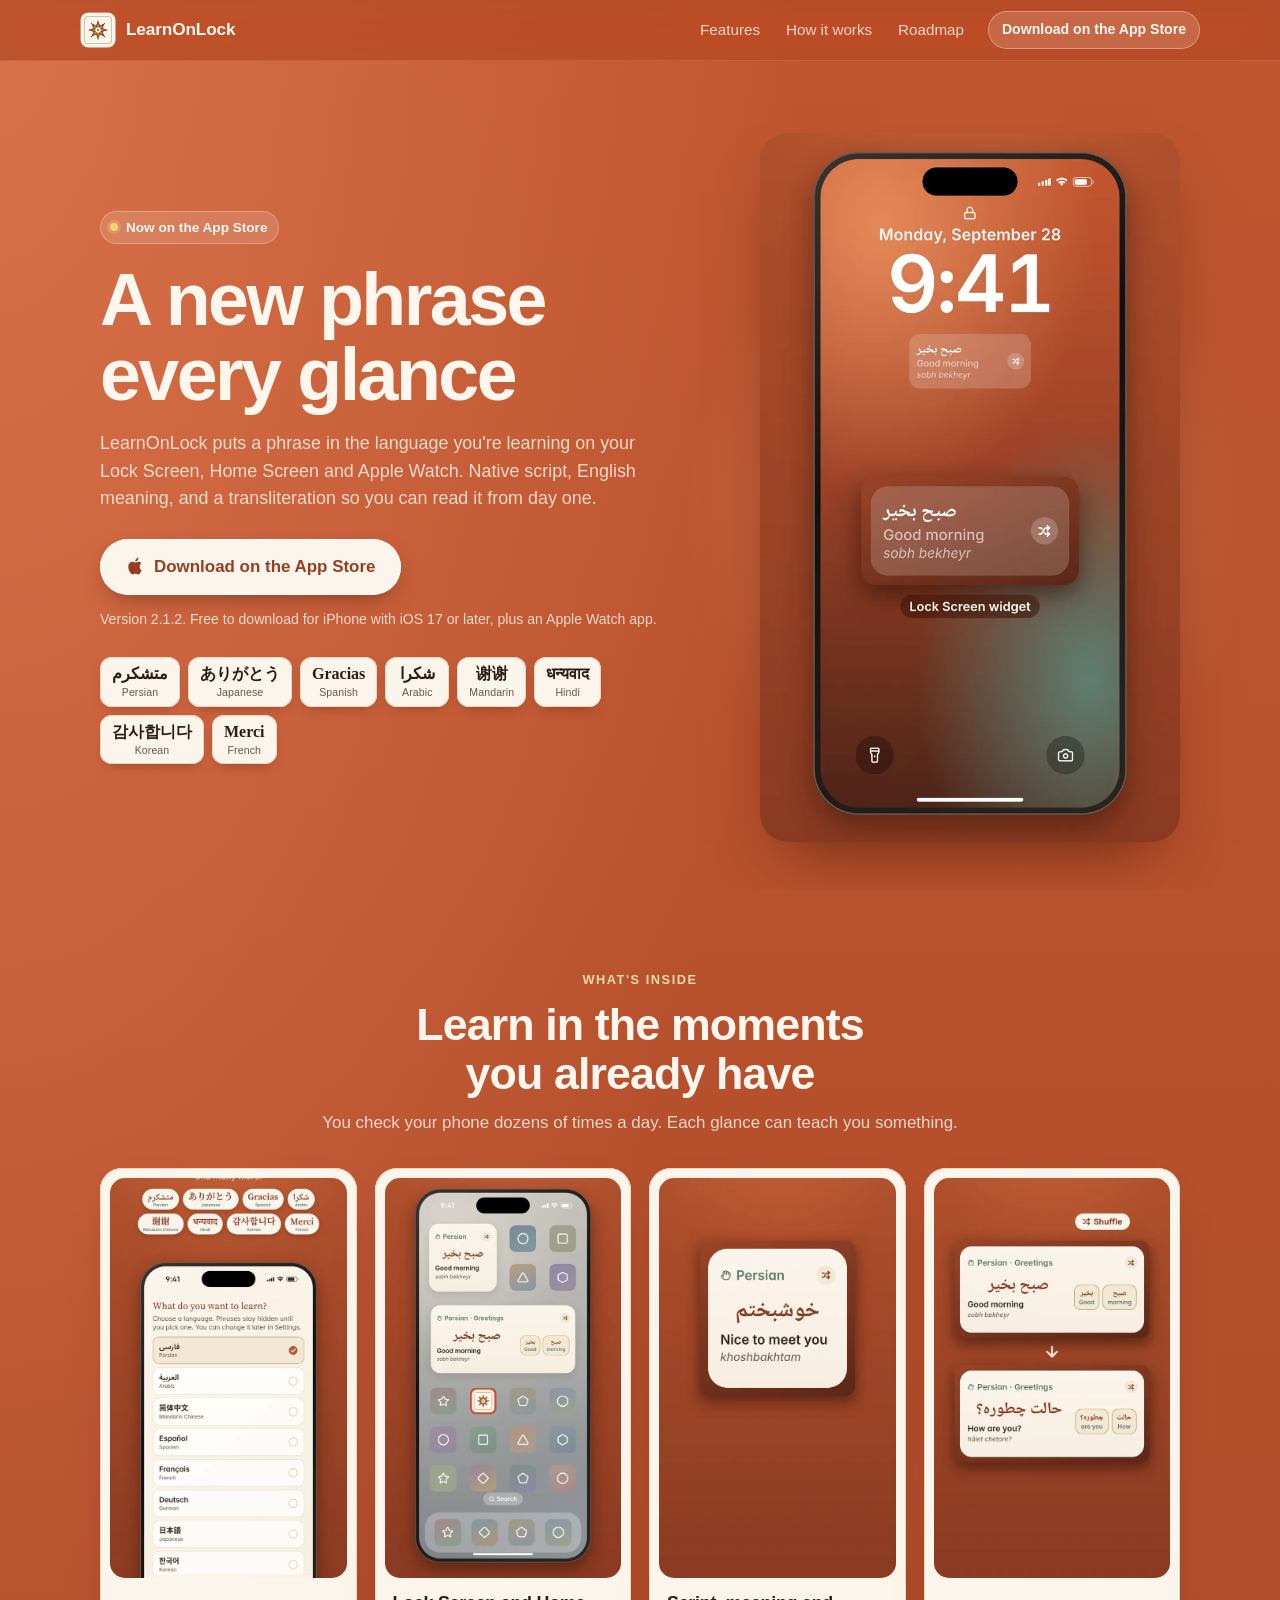
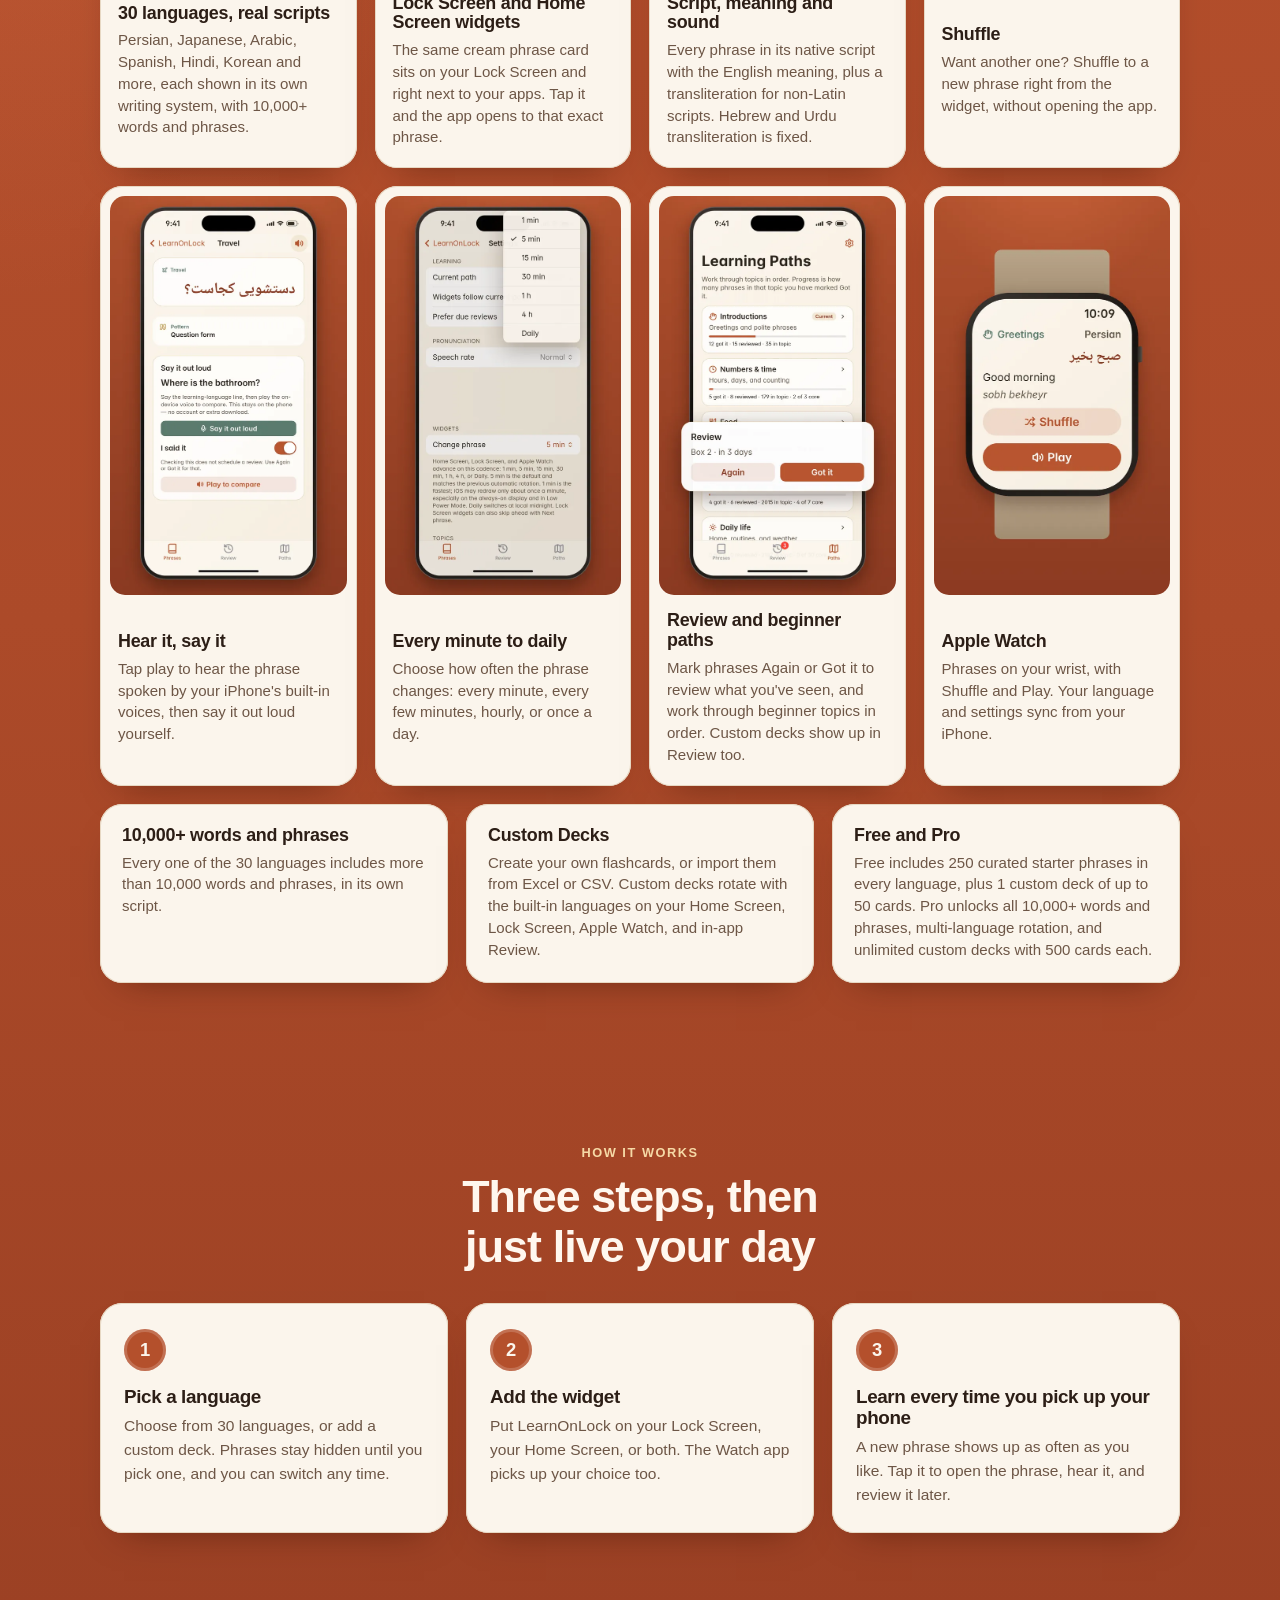
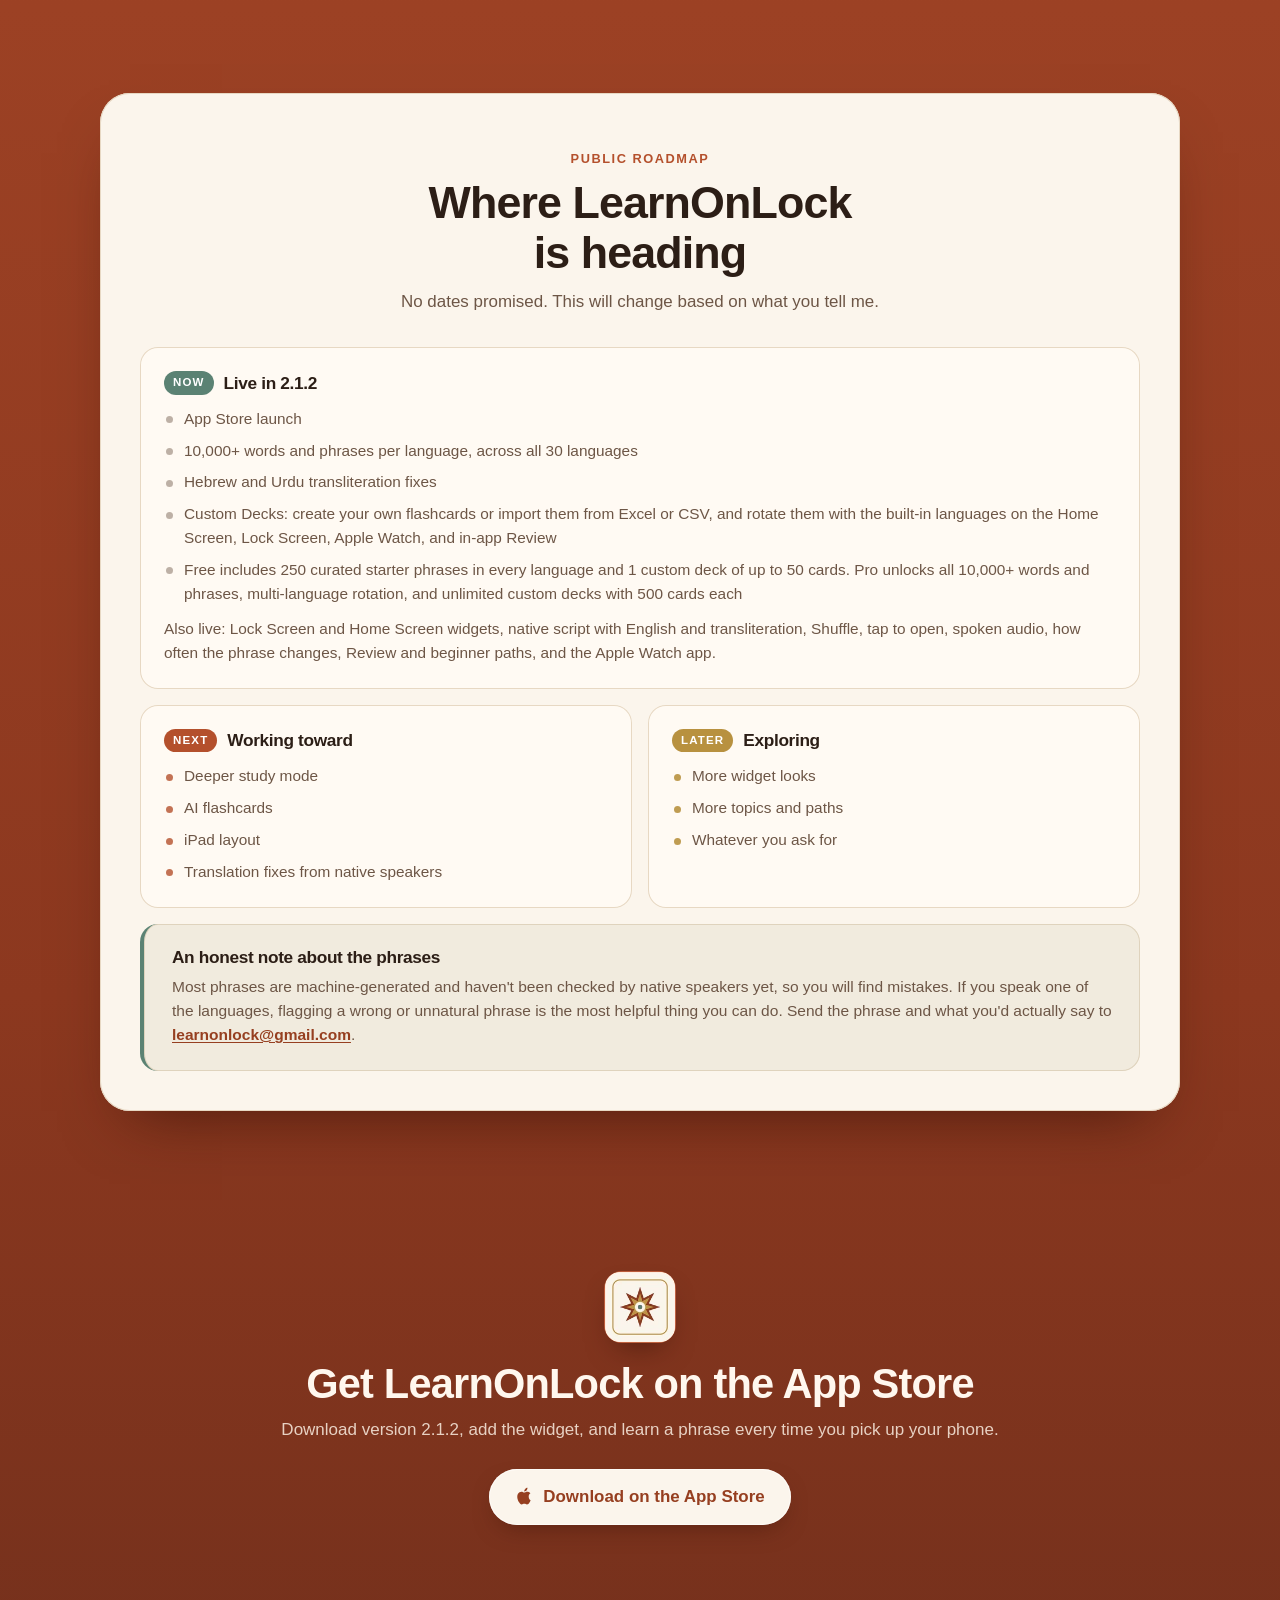
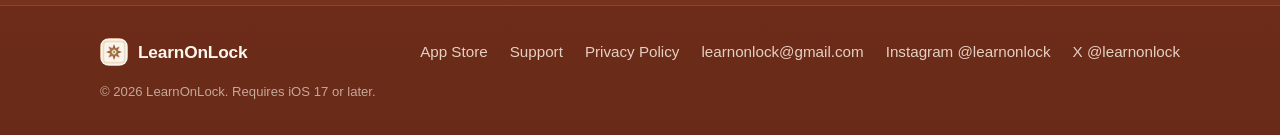
<file: index.html>
<!doctype html>
<html lang="en">
<head>
<meta charset="utf-8">
<meta name="viewport" content="width=device-width,initial-scale=1,viewport-fit=cover">
<title>LearnOnLock: a new phrase every glance</title>
<meta name="description" content="LearnOnLock shows a phrase in the language you're learning on your iPhone Lock Screen, Home Screen and Apple Watch. 30 languages in their real scripts, with English meaning and transliteration. Now on the App Store.">
<link rel="canonical" href="https://learnonlock.com/">
<meta name="theme-color" content="#c05630">
<meta name="color-scheme" content="light">
<meta name="apple-itunes-app" content="app-id=6815271087">

<meta property="og:type" content="website">
<meta property="og:site_name" content="LearnOnLock">
<meta property="og:url" content="https://learnonlock.com/">
<meta property="og:title" content="LearnOnLock: a new phrase every glance">
<meta property="og:description" content="A phrase in the language you're learning on your Lock Screen, Home Screen and Apple Watch. 30 languages, real scripts. Now on the App Store.">
<meta property="og:image" content="https://learnonlock.com/img/og-image.jpg">
<meta property="og:image:width" content="1200">
<meta property="og:image:height" content="675">
<meta property="og:image:alt" content="LearnOnLock: now on the App Store. Lock Screen and Home Screen widgets in 30 languages, with native script, English meaning and transliteration.">
<meta name="twitter:card" content="summary_large_image">
<meta name="twitter:title" content="LearnOnLock: a new phrase every glance">
<meta name="twitter:description" content="A phrase in the language you're learning on your Lock Screen, Home Screen and Apple Watch. Now on the App Store.">
<meta name="twitter:image" content="https://learnonlock.com/img/og-image.jpg">
<script type="application/ld+json">
{
  "@context": "https://schema.org",
  "@type": "SoftwareApplication",
  "name": "LearnOnLock",
  "operatingSystem": "iOS 17 or later",
  "applicationCategory": "EducationalApplication",
  "softwareVersion": "2.1.2",
  "url": "https://learnonlock.com/",
  "downloadUrl": "https://apps.apple.com/us/app/learnonlock/id6815271087",
  "offers": {
    "@type": "Offer",
    "price": "0",
    "priceCurrency": "USD"
  },
  "description": "LearnOnLock shows a phrase in the language you're learning on your iPhone Lock Screen, Home Screen and Apple Watch. 30 languages, with 10,000+ words and phrases in each. Now on the App Store."
}
</script>

<link rel="icon" href="favicon.ico" sizes="any">
<link rel="icon" type="image/png" sizes="32x32" href="img/favicon-32.png">
<link rel="icon" type="image/png" sizes="96x96" href="img/icon-96.png">
<link rel="apple-touch-icon" href="img/apple-touch-icon.png">
<link rel="preload" as="image" href="img/lock-screen.webp" fetchpriority="high">
<link rel="stylesheet" href="home.css">
</head>
<body>
<a class="skip" href="#main">Skip to content</a>

<header class="site-header">
  <div class="wrap header-inner">
    <a class="brand" href="./" aria-label="LearnOnLock home">
      <img src="img/logo.webp" width="36" height="36" alt="">
      <span>LearnOnLock</span>
    </a>
    <nav class="site-nav" aria-label="Main">
      <a href="#features">Features</a>
      <a href="#how">How it works</a>
      <a href="#roadmap">Roadmap</a>
    </nav>
    <a class="btn btn-small" href="https://apps.apple.com/us/app/learnonlock/id6815271087">Download on the App Store</a>
  </div>
</header>

<main id="main">

<section class="hero">
  <div class="wrap hero-inner">
    <div class="hero-copy">
      <p class="pill"><span class="dot" aria-hidden="true"></span>Now on the App Store</p>
      <h1>A new phrase every&nbsp;glance</h1>
      <p class="lede">LearnOnLock puts a phrase in the language you're learning on your Lock Screen, Home Screen and Apple Watch. Native script, English meaning, and a transliteration so you can read it from day one.</p>
      <div class="cta-row">
        <a class="btn btn-primary" href="https://apps.apple.com/us/app/learnonlock/id6815271087">
          <svg aria-hidden="true" viewBox="0 0 24 24" width="20" height="20"><path fill="currentColor" d="M16.4 12.6c0-2.5 2-3.7 2.1-3.8-1.2-1.7-3-1.9-3.6-2-1.5-.2-3 .9-3.8.9-.8 0-2-.9-3.3-.9-1.7 0-3.3 1-4.2 2.6-1.8 3.1-.5 7.7 1.3 10.2.8 1.2 1.8 2.6 3.1 2.6 1.2-.1 1.7-.8 3.2-.8 1.5 0 1.9.8 3.2.8 1.3 0 2.2-1.2 3-2.4.9-1.4 1.3-2.7 1.3-2.8 0 0-2.4-1-2.3-4.4zM14 5.2c.7-.8 1.1-1.9 1-3-1 0-2.1.7-2.8 1.5-.6.7-1.2 1.8-1 2.9 1.1.1 2.1-.6 2.8-1.4z"/></svg>
          Download on the App Store
        </a>
      </div>
      <p class="fine">Version 2.1.2. Free to download for iPhone with iOS&nbsp;17 or later, plus an Apple&nbsp;Watch app.</p>
      <ul class="chips" aria-label="Thank you, in a few of the 30 languages">
        <li><span lang="fa" dir="rtl">متشکرم</span><small>Persian</small></li>
        <li><span lang="ja">ありがとう</span><small>Japanese</small></li>
        <li><span lang="es">Gracias</span><small>Spanish</small></li>
        <li><span lang="ar" dir="rtl">شكرا</span><small>Arabic</small></li>
        <li><span lang="zh-Hans">谢谢</span><small>Mandarin</small></li>
        <li><span lang="hi">धन्यवाद</span><small>Hindi</small></li>
        <li><span lang="ko">감사합니다</span><small>Korean</small></li>
        <li><span lang="fr">Merci</span><small>French</small></li>
      </ul>
    </div>
    <div class="hero-art">
      <img src="img/lock-screen.webp" width="720" height="1215" fetchpriority="high" decoding="async"
           alt="iPhone Lock Screen showing a LearnOnLock widget with the Persian phrase صبح بخیر, Good morning, sobh bekheyr">
    </div>
  </div>
</section>

<section id="features" class="section">
  <div class="wrap">
    <div class="section-head">
      <p class="kicker">What's inside</p>
      <h2>Learn in the moments you already have</h2>
      <p>You check your phone dozens of times a day. Each glance can teach you something.</p>
    </div>
    <div class="feature-grid">
      <article class="feature">
        <img src="img/languages.webp" width="600" height="1013" loading="lazy" decoding="async" alt="Language picker listing Persian, Arabic, Mandarin Chinese, Spanish, French, German, Japanese and Korean in their own scripts">
        <div class="feature-text">
          <h3>30 languages, real scripts</h3>
          <p>Persian, Japanese, Arabic, Spanish, Hindi, Korean and more, each shown in its own writing system, with 10,000+ words and phrases.</p>
        </div>
      </article>
      <article class="feature">
        <img src="img/home-screen.webp" width="600" height="1013" loading="lazy" decoding="async" alt="iPhone Home Screen with small and medium LearnOnLock widgets next to app icons">
        <div class="feature-text">
          <h3>Lock Screen and Home Screen widgets</h3>
          <p>The same cream phrase card sits on your Lock Screen and right next to your apps. Tap it and the app opens to that exact phrase.</p>
        </div>
      </article>
      <article class="feature">
        <img src="img/transliteration.webp" width="600" height="1013" loading="lazy" decoding="async" alt="Widget showing the Persian phrase خوشبختم with Nice to meet you and the transliteration khoshbakhtam">
        <div class="feature-text">
          <h3>Script, meaning and sound</h3>
          <p>Every phrase in its native script with the English meaning, plus a transliteration for non-Latin scripts. Hebrew and Urdu transliteration is fixed.</p>
        </div>
      </article>
      <article class="feature">
        <img src="img/shuffle.webp" width="600" height="1013" loading="lazy" decoding="async" alt="Two widget states: tapping Shuffle changes Good morning to How are you?">
        <div class="feature-text">
          <h3>Shuffle</h3>
          <p>Want another one? Shuffle to a new phrase right from the widget, without opening the app.</p>
        </div>
      </article>
      <article class="feature">
        <img src="img/hear-and-say.webp" width="600" height="1013" loading="lazy" decoding="async" alt="Phrase screen for Where is the bathroom? with Say it out loud and Play to compare buttons">
        <div class="feature-text">
          <h3>Hear it, say it</h3>
          <p>Tap play to hear the phrase spoken by your iPhone's built-in voices, then say it out loud yourself.</p>
        </div>
      </article>
      <article class="feature">
        <img src="img/cadence.webp" width="600" height="1013" loading="lazy" decoding="async" alt="Settings menu with phrase change options from 1 minute to daily">
        <div class="feature-text">
          <h3>Every minute to daily</h3>
          <p>Choose how often the phrase changes: every minute, every few minutes, hourly, or once a day.</p>
        </div>
      </article>
      <article class="feature">
        <img src="img/review-paths.webp" width="600" height="1013" loading="lazy" decoding="async" alt="Learning Paths screen with topics like Introductions and Numbers and time, and a review card with Again and Got it buttons">
        <div class="feature-text">
          <h3>Review and beginner paths</h3>
          <p>Mark phrases Again or Got it to review what you've seen, and work through beginner topics in order. Custom decks show up in Review too.</p>
        </div>
      </article>
      <article class="feature">
        <img src="img/watch.webp" width="600" height="1013" loading="lazy" decoding="async" alt="Apple Watch showing صبح بخیر, Good morning, with Shuffle and Play buttons">
        <div class="feature-text">
          <h3>Apple Watch</h3>
          <p>Phrases on your wrist, with Shuffle and Play. Your language and settings sync from your iPhone.</p>
        </div>
      </article>
    </div>
    <div class="release">
      <article>
        <h3>10,000+ words and phrases</h3>
        <p>Every one of the 30 languages includes more than 10,000 words and phrases, in its own script.</p>
      </article>
      <article>
        <h3>Custom Decks</h3>
        <p>Create your own flashcards, or import them from Excel or CSV. Custom decks rotate with the built-in languages on your Home Screen, Lock Screen, Apple Watch, and in-app Review.</p>
      </article>
      <article>
        <h3>Free and Pro</h3>
        <p>Free includes 250 curated starter phrases in every language, plus 1 custom deck of up to 50 cards. Pro unlocks all 10,000+ words and phrases, multi-language rotation, and unlimited custom decks with 500 cards each.</p>
      </article>
    </div>
  </div>
</section>

<section id="how" class="section">
  <div class="wrap">
    <div class="section-head">
      <p class="kicker">How it works</p>
      <h2>Three steps, then just live your day</h2>
    </div>
    <ol class="steps">
      <li>
        <span class="num" aria-hidden="true">1</span>
        <h3>Pick a language</h3>
        <p>Choose from 30 languages, or add a custom deck. Phrases stay hidden until you pick one, and you can switch any time.</p>
      </li>
      <li>
        <span class="num" aria-hidden="true">2</span>
        <h3>Add the widget</h3>
        <p>Put LearnOnLock on your Lock Screen, your Home Screen, or both. The Watch app picks up your choice too.</p>
      </li>
      <li>
        <span class="num" aria-hidden="true">3</span>
        <h3>Learn every time you pick up your phone</h3>
        <p>A new phrase shows up as often as you like. Tap it to open the phrase, hear it, and review it later.</p>
      </li>
    </ol>
  </div>
</section>

<section id="roadmap" class="section">
  <div class="wrap">
    <div class="panel">
      <div class="section-head on-cream">
        <p class="kicker">Public roadmap</p>
        <h2>Where LearnOnLock is heading</h2>
        <p>No dates promised. This will change based on what you tell me.</p>
      </div>
      <div class="roadmap">
        <div class="lane lane-now">
          <h3><span class="tag">Now</span> Live in 2.1.2</h3>
          <ul>
            <li>App Store launch</li>
            <li>10,000+ words and phrases per language, across all 30 languages</li>
            <li>Hebrew and Urdu transliteration fixes</li>
            <li>Custom Decks: create your own flashcards or import them from Excel or CSV, and rotate them with the built-in languages on the Home Screen, Lock Screen, Apple Watch, and in-app Review</li>
            <li>Free includes 250 curated starter phrases in every language and 1 custom deck of up to 50 cards. Pro unlocks all 10,000+ words and phrases, multi-language rotation, and unlimited custom decks with 500 cards each</li>
          </ul>
          <p>Also live: Lock Screen and Home Screen widgets, native script with English and transliteration, Shuffle, tap to open, spoken audio, how often the phrase changes, Review and beginner paths, and the Apple Watch app.</p>
        </div>
        <div class="lane lane-next">
          <h3><span class="tag">Next</span> Working toward</h3>
          <ul>
            <li>Deeper study mode</li>
            <li>AI flashcards</li>
            <li>iPad layout</li>
            <li>Translation fixes from native speakers</li>
          </ul>
        </div>
        <div class="lane lane-later">
          <h3><span class="tag">Later</span> Exploring</h3>
          <ul>
            <li>More widget looks</li>
            <li>More topics and paths</li>
            <li>Whatever you ask for</li>
          </ul>
        </div>
      </div>

      <aside class="honest" aria-labelledby="honest-title">
        <h3 id="honest-title">An honest note about the phrases</h3>
        <p>Most phrases are machine-generated and haven't been checked by native speakers yet, so you will find mistakes. If you speak one of the languages, flagging a wrong or unnatural phrase is the most helpful thing you can do. Send the phrase and what you'd actually say to <a href="mailto:learnonlock@gmail.com?subject=Phrase%20fix">learnonlock@gmail.com</a>.</p>
      </aside>
    </div>
  </div>
</section>

<section class="section final-cta">
  <div class="wrap">
    <img src="img/logo.webp" width="72" height="72" alt="" loading="lazy">
    <h2>Get LearnOnLock on the App Store</h2>
    <p>Download version 2.1.2, add the widget, and learn a phrase every time you pick up your phone.</p>
    <div class="cta-row center">
      <a class="btn btn-primary" href="https://apps.apple.com/us/app/learnonlock/id6815271087">
        <svg aria-hidden="true" viewBox="0 0 24 24" width="20" height="20"><path fill="currentColor" d="M16.4 12.6c0-2.5 2-3.7 2.1-3.8-1.2-1.7-3-1.9-3.6-2-1.5-.2-3 .9-3.8.9-.8 0-2-.9-3.3-.9-1.7 0-3.3 1-4.2 2.6-1.8 3.1-.5 7.7 1.3 10.2.8 1.2 1.8 2.6 3.1 2.6 1.2-.1 1.7-.8 3.2-.8 1.5 0 1.9.8 3.2.8 1.3 0 2.2-1.2 3-2.4.9-1.4 1.3-2.7 1.3-2.8 0 0-2.4-1-2.3-4.4zM14 5.2c.7-.8 1.1-1.9 1-3-1 0-2.1.7-2.8 1.5-.6.7-1.2 1.8-1 2.9 1.1.1 2.1-.6 2.8-1.4z"/></svg>
        Download on the App Store
      </a>
    </div>
  </div>
</section>

</main>

<footer class="site-footer">
  <div class="wrap footer-inner">
    <a class="brand" href="./">
      <img src="img/logo.webp" width="28" height="28" alt="" loading="lazy">
      <span>LearnOnLock</span>
    </a>
    <nav class="footer-nav" aria-label="Footer">
      <a href="https://apps.apple.com/us/app/learnonlock/id6815271087">App Store</a>
      <a href="support.html">Support</a>
      <a href="privacy.html">Privacy Policy</a>
      <a href="mailto:learnonlock@gmail.com">learnonlock@gmail.com</a>
      <a href="https://www.instagram.com/learnonlock/" rel="noopener">Instagram @learnonlock</a>
      <a href="https://x.com/learnonlock" rel="noopener">X @learnonlock</a>
    </nav>
    <p class="copy">© 2026 LearnOnLock. Requires iOS 17 or later.</p>
  </div>
</footer>
</body>
</html>
</file>
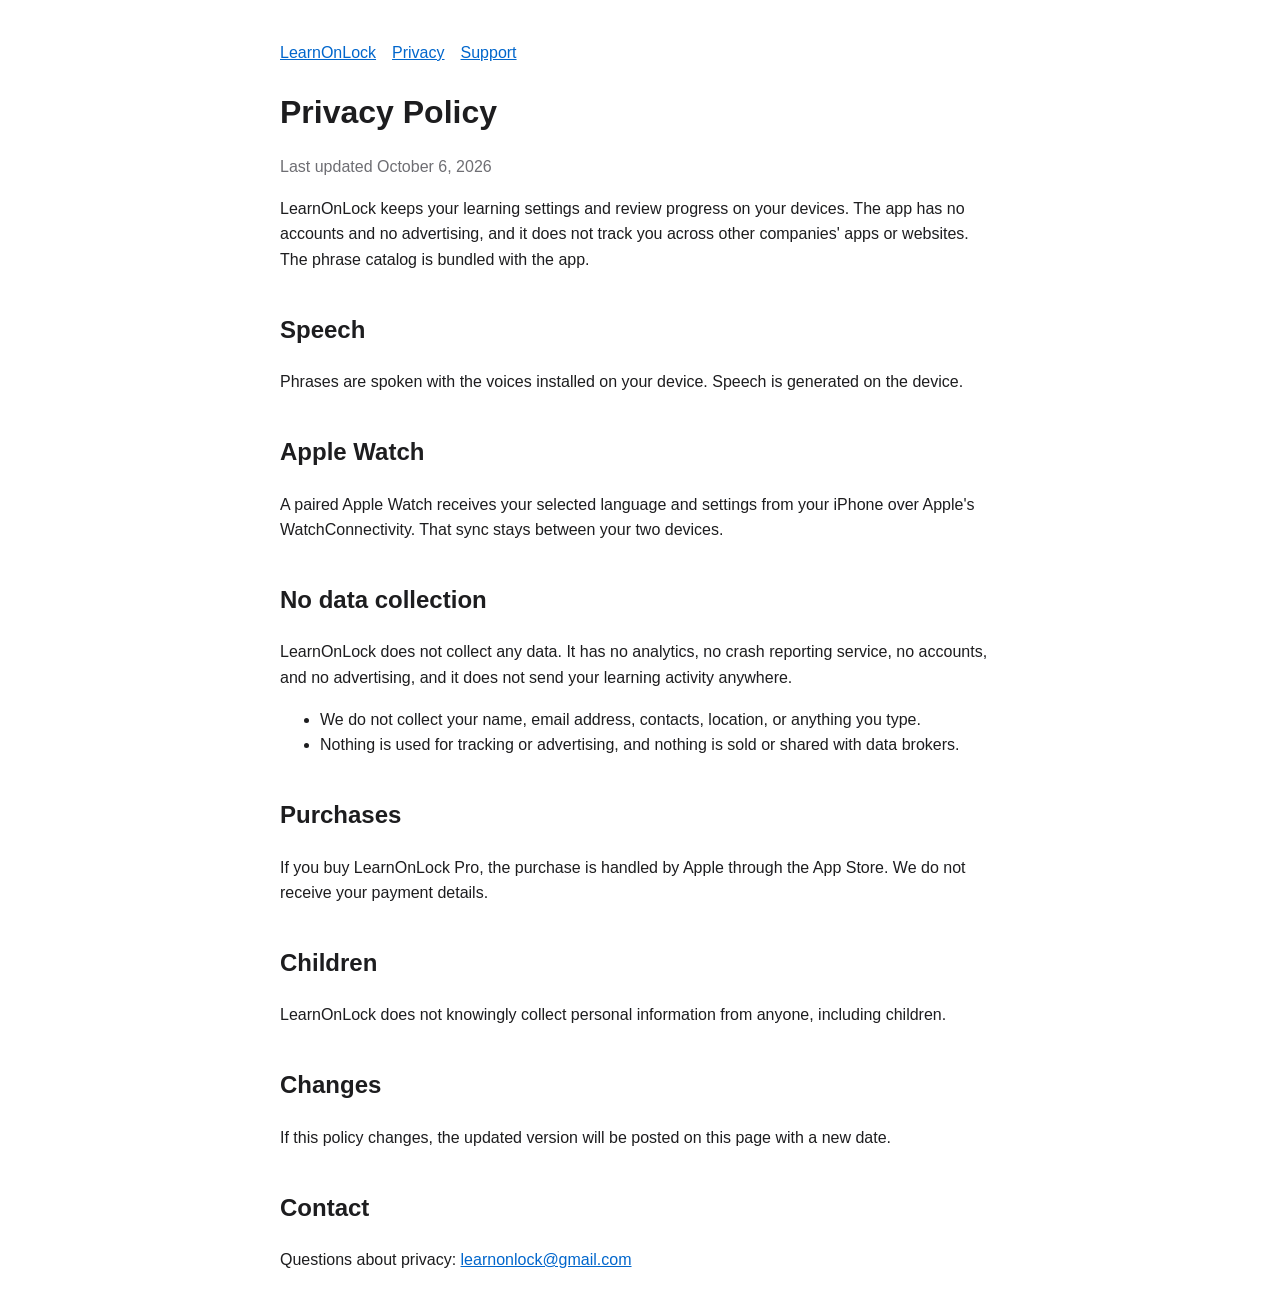
<file: privacy.html>
<!doctype html><html lang="en"><head><meta charset="utf-8"><meta name="viewport" content="width=device-width,initial-scale=1"><title>LearnOnLock Privacy Policy</title><link rel="stylesheet" href="style.css"></head><body>
<nav><a href="/">LearnOnLock</a><a href="privacy.html">Privacy</a><a href="support.html">Support</a></nav>
<h1>Privacy Policy</h1><p class="muted">Last updated October 6, 2026</p>
<p>LearnOnLock keeps your learning settings and review progress on your devices. The app has no accounts and no advertising, and it does not track you across other companies' apps or websites. The phrase catalog is bundled with the app.</p>
<h2>Speech</h2><p>Phrases are spoken with the voices installed on your device. Speech is generated on the device.</p>
<h2>Apple Watch</h2><p>A paired Apple Watch receives your selected language and settings from your iPhone over Apple's WatchConnectivity. That sync stays between your two devices.</p>
<h2>No data collection</h2><p>LearnOnLock does not collect any data. It has no analytics, no crash reporting service, no accounts, and no advertising, and it does not send your learning activity anywhere.</p>
<ul><li>We do not collect your name, email address, contacts, location, or anything you type.</li><li>Nothing is used for tracking or advertising, and nothing is sold or shared with data brokers.</li></ul>
<h2>Purchases</h2><p>If you buy LearnOnLock Pro, the purchase is handled by Apple through the App Store. We do not receive your payment details.</p>
<h2>Children</h2><p>LearnOnLock does not knowingly collect personal information from anyone, including children.</p>
<h2>Changes</h2><p>If this policy changes, the updated version will be posted on this page with a new date.</p>
<h2>Contact</h2><p>Questions about privacy: <a href="mailto:learnonlock@gmail.com">learnonlock@gmail.com</a></p>
</body></html>
</file>
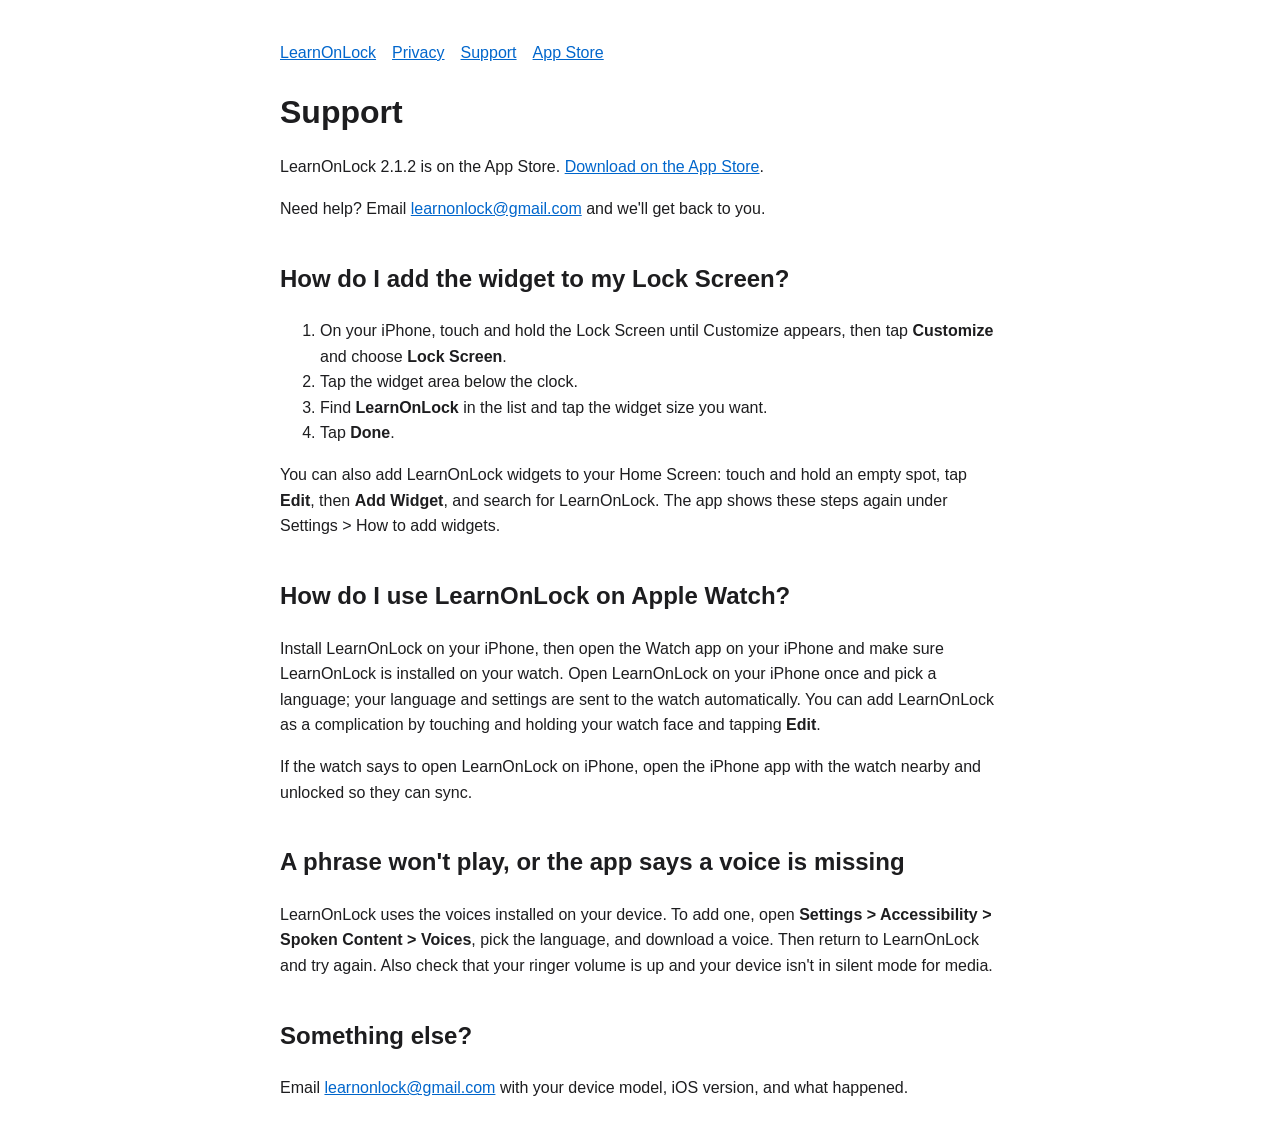
<file: support.html>
<!doctype html><html lang="en"><head><meta charset="utf-8"><meta name="viewport" content="width=device-width,initial-scale=1"><title>LearnOnLock Support</title><meta name="description" content="Help for LearnOnLock 2.1.2 on iPhone and Apple Watch. Download on the App Store, add the widget, and get spoken phrases working."><link rel="canonical" href="https://learnonlock.com/support.html"><link rel="stylesheet" href="style.css"></head><body>
<nav><a href="index.html">LearnOnLock</a><a href="privacy.html">Privacy</a><a href="support.html">Support</a><a href="https://apps.apple.com/us/app/learnonlock/id6815271087">App Store</a></nav>
<h1>Support</h1><p>LearnOnLock 2.1.2 is on the App Store. <a href="https://apps.apple.com/us/app/learnonlock/id6815271087">Download on the App Store</a>.</p><p>Need help? Email <a href="mailto:learnonlock@gmail.com">learnonlock@gmail.com</a> and we'll get back to you.</p>
<h2>How do I add the widget to my Lock Screen?</h2><ol><li>On your iPhone, touch and hold the Lock Screen until Customize appears, then tap <strong>Customize</strong> and choose <strong>Lock Screen</strong>.</li><li>Tap the widget area below the clock.</li><li>Find <strong>LearnOnLock</strong> in the list and tap the widget size you want.</li><li>Tap <strong>Done</strong>.</li></ol><p>You can also add LearnOnLock widgets to your Home Screen: touch and hold an empty spot, tap <strong>Edit</strong>, then <strong>Add Widget</strong>, and search for LearnOnLock. The app shows these steps again under Settings &gt; How to add widgets.</p>
<h2>How do I use LearnOnLock on Apple Watch?</h2><p>Install LearnOnLock on your iPhone, then open the Watch app on your iPhone and make sure LearnOnLock is installed on your watch. Open LearnOnLock on your iPhone once and pick a language; your language and settings are sent to the watch automatically. You can add LearnOnLock as a complication by touching and holding your watch face and tapping <strong>Edit</strong>.</p><p>If the watch says to open LearnOnLock on iPhone, open the iPhone app with the watch nearby and unlocked so they can sync.</p>
<h2>A phrase won't play, or the app says a voice is missing</h2><p>LearnOnLock uses the voices installed on your device. To add one, open <strong>Settings &gt; Accessibility &gt; Spoken Content &gt; Voices</strong>, pick the language, and download a voice. Then return to LearnOnLock and try again. Also check that your ringer volume is up and your device isn't in silent mode for media.</p>
<h2>Something else?</h2><p>Email <a href="mailto:learnonlock@gmail.com">learnonlock@gmail.com</a> with your device model, iOS version, and what happened.</p>
</body></html>
</file>
<file: home.css>
/* LearnOnLock landing page. privacy.html and support.html keep using style.css. */
:root{
  --terra-hi:#d8714a; --terra:#c05630; --terra-mid:#ac4a29; --terra-lo:#8c381f; --terra-deep:#73301c;
  --cream:#fbf5ec; --cream-2:#f4eadc; --cream-line:#e7d8c3;
  --ink:#2c1e16; --muted:#6d5646; --accent:#b4502c; --accent-dk:#963f20;
  --sage:#5b8273; --gold:#b8913f;
  --on-terra:#fff7ee; --on-terra-dim:rgba(255,244,232,.82);
  --radius:22px; --wrap:1120px;
  --sans:-apple-system,BlinkMacSystemFont,"SF Pro Text","Inter","Segoe UI",Roboto,"Helvetica Neue",Arial,sans-serif,"Apple Color Emoji","Segoe UI Emoji";
  --display:-apple-system,BlinkMacSystemFont,"SF Pro Display","Inter","Segoe UI",Roboto,"Helvetica Neue",Arial,sans-serif;
  --serif:ui-serif,"New York","Iowan Old Style",Georgia,serif;
}
*,*::before,*::after{box-sizing:border-box}
html{-webkit-text-size-adjust:100%;scroll-behavior:smooth;scroll-padding-top:72px}
@media (prefers-reduced-motion:reduce){html{scroll-behavior:auto}}
body{
  margin:0;font:400 17px/1.55 var(--sans);color:var(--on-terra);
  background:var(--terra-mid);
  background-image:
    radial-gradient(90% 55% at 0% 0%, var(--terra-hi) 0%, rgba(216,113,74,0) 70%),
    linear-gradient(180deg, var(--terra) 0%, var(--terra-mid) 45%, var(--terra-lo) 85%, var(--terra-deep) 100%);
  -webkit-font-smoothing:antialiased;text-rendering:optimizeLegibility;
}
img{display:block;max-width:100%;height:auto}
a{color:inherit}
h1,h2,h3{font-family:var(--display);line-height:1.1;margin:0;letter-spacing:-.02em}
p{margin:0}
.wrap{max-width:var(--wrap);margin:0 auto;padding:0 20px}
.skip{position:absolute;left:-999px;top:8px;background:var(--cream);color:var(--ink);padding:8px 14px;border-radius:10px;z-index:10}
.skip:focus{left:8px}
:focus-visible{outline:3px solid var(--gold);outline-offset:3px;border-radius:6px}

/* Buttons */
.btn{display:inline-flex;align-items:center;justify-content:center;gap:8px;text-decoration:none;font-weight:650;border-radius:999px;transition:transform .15s ease,background-color .15s ease,box-shadow .15s ease;white-space:nowrap}
.btn-primary{background:var(--cream);color:var(--accent-dk);padding:15px 26px;font-size:1.06rem;box-shadow:0 10px 24px -10px rgba(60,20,8,.55),inset 0 0 0 1px rgba(255,255,255,.6)}
.btn-primary:hover{background:#fff;transform:translateY(-1px)}
.btn-primary svg{margin-top:-2px}
.btn-small{background:rgba(255,247,238,.16);color:var(--on-terra);padding:8px 14px;font-size:.88rem;box-shadow:inset 0 0 0 1px rgba(255,247,238,.35)}
.btn-small:hover{background:rgba(255,247,238,.26)}

/* Header */
.site-header{position:sticky;top:0;z-index:5;background:rgba(176,76,42,.78);-webkit-backdrop-filter:saturate(140%) blur(14px);backdrop-filter:saturate(140%) blur(14px);border-bottom:1px solid rgba(255,240,225,.12)}
.header-inner{display:flex;align-items:center;flex-wrap:wrap;gap:12px 16px;min-height:60px;height:auto;padding:10px 0}
.brand{display:inline-flex;align-items:center;gap:10px;text-decoration:none;font:700 1.08rem/1 var(--display);letter-spacing:-.01em}
.brand img{border-radius:9px}
.site-nav{display:none;margin-left:auto;gap:26px}
.site-nav a{text-decoration:none;font-size:.95rem;color:var(--on-terra-dim)}
.site-nav a:hover{color:var(--on-terra)}
.site-header .btn-small{margin-left:auto}
@media (min-width:760px){.site-nav{display:flex}.site-header .btn-small{margin-left:8px}}

/* Hero */
.hero{padding:40px 0 24px;overflow:hidden}
.hero-inner{display:grid;gap:28px;align-items:center;min-width:0}
.hero-copy,.cta-row{min-width:0}
.pill{display:inline-flex;align-items:center;gap:8px;font-size:.85rem;font-weight:600;padding:6px 12px 6px 10px;border-radius:999px;background:rgba(255,247,238,.14);box-shadow:inset 0 0 0 1px rgba(255,247,238,.28);margin-bottom:18px}
.dot{width:8px;height:8px;border-radius:50%;background:#f3d27a;box-shadow:0 0 0 3px rgba(243,210,122,.25)}
.hero h1{font-size:clamp(2.6rem,10.5vw,4.6rem);font-weight:800;letter-spacing:-.035em;line-height:1.02;text-wrap:balance}
.lede{margin-top:18px;font-size:1.12rem;color:var(--on-terra-dim);max-width:34em}
.cta-row{display:flex;flex-wrap:wrap;align-items:center;gap:14px 18px;margin-top:26px}
.cta-row.center{justify-content:center}
.cta-row .btn-primary{max-width:100%;white-space:normal;text-align:center}
.fine{margin-top:14px;font-size:.88rem;color:var(--on-terra-dim)}
.chips{list-style:none;padding:0;margin:26px 0 0;display:flex;flex-wrap:wrap;gap:8px}
.chips li{display:flex;flex-direction:column;align-items:center;justify-content:center;min-width:64px;padding:7px 12px 6px;border-radius:12px;background:var(--cream);color:var(--ink);box-shadow:0 6px 14px -8px rgba(60,20,8,.5),inset 0 0 0 1px var(--cream-line)}
.chips span{font:600 1rem/1.25 var(--serif)}
.chips small{font-size:.66rem;color:var(--muted);letter-spacing:.01em}
.hero-art{position:relative;justify-self:center;width:min(100%,380px)}
.hero-art::before{content:"";position:absolute;inset:8% -18% 0;background:radial-gradient(closest-side,rgba(255,214,180,.28),rgba(255,214,180,0));z-index:-1}
.hero-art img{border-radius:28px;box-shadow:0 30px 60px -28px rgba(50,15,5,.65)}
@media (min-width:900px){
  .hero{padding:72px 0 48px}
  .hero-inner{grid-template-columns:1.1fr .9fr;gap:56px}
  .hero-art{width:min(100%,420px);justify-self:end}
}

/* Sections */
.section{padding:56px 0}
.section-head{max-width:640px;margin:0 auto 32px;text-align:center}
.section-head h2{font-size:clamp(1.9rem,6vw,2.8rem);font-weight:800;text-wrap:balance}
.section-head p:not(.kicker){margin-top:12px;color:var(--on-terra-dim);font-size:1.06rem}
.kicker{font-size:.8rem;font-weight:700;text-transform:uppercase;letter-spacing:.12em;color:#f6d9a6;margin-bottom:10px}
.section-head.on-cream .kicker{color:var(--accent)}
.section-head.on-cream h2{color:var(--ink)}
.section-head.on-cream p:not(.kicker){color:var(--muted)}
@media (min-width:900px){.section{padding:80px 0}}

/* Feature grid: horizontal cards on phones, vertical tiles from 600px */
.feature-grid{display:grid;gap:14px}
.feature{display:grid;grid-template-columns:42% 1fr;align-items:center;gap:16px;background:var(--cream);color:var(--ink);border-radius:var(--radius);padding:10px 16px 10px 10px;box-shadow:0 18px 36px -24px rgba(50,15,5,.6),inset 0 0 0 1px var(--cream-line)}
.feature img{border-radius:15px;width:100%;aspect-ratio:600/1013;object-fit:cover;background:var(--terra)}
.feature h3{font-size:1.12rem;font-weight:750;letter-spacing:-.015em}
.feature p{margin-top:6px;font-size:.94rem;line-height:1.45;color:var(--muted)}
@media (min-width:600px){
  .feature-grid{grid-template-columns:repeat(2,1fr);gap:18px}
  .feature{grid-template-columns:1fr;align-items:start;gap:0;padding:10px}
  .feature-text{padding:16px 8px 10px}
}
@media (min-width:1000px){.feature-grid{grid-template-columns:repeat(4,1fr)}}
.release{display:grid;gap:14px;margin-top:14px}
.release article{background:var(--cream);color:var(--ink);border-radius:var(--radius);padding:22px;box-shadow:0 18px 36px -24px rgba(50,15,5,.6),inset 0 0 0 1px var(--cream-line)}
.release h3{font-size:1.12rem;font-weight:750;letter-spacing:-.015em}
.release p{margin-top:6px;font-size:.94rem;line-height:1.45;color:var(--muted)}
@media (min-width:800px){.release{grid-template-columns:repeat(3,1fr);gap:18px;margin-top:18px}}

/* Steps */
.steps{list-style:none;margin:0;padding:0;display:grid;gap:14px;counter-reset:s}
.steps li{position:relative;background:var(--cream);color:var(--ink);border-radius:var(--radius);padding:22px 22px 22px 80px;box-shadow:0 18px 36px -24px rgba(50,15,5,.6),inset 0 0 0 1px var(--cream-line)}
.num{position:absolute;left:22px;top:20px;width:42px;height:42px;border-radius:50%;display:grid;place-items:center;font:800 1.15rem/1 var(--display);color:var(--cream);background:var(--accent);box-shadow:inset 0 0 0 3px rgba(255,255,255,.18)}
.steps h3{font-size:1.18rem;font-weight:750}
.steps p{margin-top:6px;color:var(--muted);font-size:.97rem}
@media (min-width:860px){
  .steps{grid-template-columns:repeat(3,1fr);gap:18px}
  .steps li{padding:26px 24px 26px}
  .num{position:static;margin-bottom:16px}
}

/* Roadmap panel (the big cream card) */
.panel{background:var(--cream);color:var(--ink);border-radius:30px;padding:36px 18px 18px;box-shadow:0 30px 60px -30px rgba(50,15,5,.7),inset 0 0 0 1px var(--cream-line)}
.roadmap{display:grid;gap:12px}
.lane{border-radius:18px;padding:20px;background:#fffaf3;box-shadow:inset 0 0 0 1px var(--cream-line)}
.lane h3{display:flex;align-items:center;gap:10px;font-size:1.08rem;font-weight:750}
.tag{font:700 .72rem/1 var(--sans);text-transform:uppercase;letter-spacing:.1em;padding:6px 9px;border-radius:999px;color:#fff}
.lane-now .tag{background:var(--sage)}
.lane-next .tag{background:var(--accent)}
.lane-later .tag{background:var(--gold)}
.lane p,.lane li{color:var(--muted);font-size:.96rem}
.lane p{margin-top:12px}
.lane ul{margin:12px 0 0;padding:0;list-style:none;display:grid;gap:8px}
.lane li{position:relative;padding-left:20px}
.lane li::before{content:"";position:absolute;left:2px;top:.62em;width:7px;height:7px;border-radius:50%;background:currentColor;opacity:.45}
.lane-next li::before{background:var(--accent);opacity:.8}
.lane-later li::before{background:var(--gold);opacity:.9}
.honest{margin-top:12px;border-radius:18px;padding:20px;background:#f1ebde;box-shadow:inset 0 0 0 1px #dfd3bd;border-left:4px solid var(--sage)}
.honest h3{font-size:1.08rem;font-weight:750;color:var(--ink)}
.honest p{margin-top:8px;color:var(--muted);font-size:.97rem}
.honest a{color:var(--accent-dk);font-weight:650;text-decoration-thickness:1px;text-underline-offset:2px;word-break:break-word}
@media (min-width:860px){
  .panel{padding:56px 40px 40px}
  .roadmap{grid-template-columns:1fr 1fr;gap:16px}
  .lane-now{grid-column:1 / -1}
  .lane{padding:24px}
  .honest{margin-top:16px;padding:24px 28px}
}

/* Final CTA */
.final-cta{text-align:center}
.final-cta img{margin:0 auto 18px;border-radius:18px;box-shadow:0 14px 30px -14px rgba(50,15,5,.7)}
.final-cta h2{font-size:clamp(1.9rem,6vw,2.6rem);font-weight:800}
.final-cta p{margin-top:10px;color:var(--on-terra-dim)}

/* Footer */
.site-footer{padding:32px 0 calc(32px + env(safe-area-inset-bottom));border-top:1px solid rgba(255,240,225,.14);background:rgba(70,25,12,.22)}
.footer-inner{display:grid;gap:16px;justify-items:start}
.footer-nav{display:flex;flex-wrap:wrap;gap:10px 22px}
.footer-nav a{color:var(--on-terra-dim);text-decoration:none;font-size:.95rem}
.footer-nav a:hover{color:var(--on-terra);text-decoration:underline}
.copy{font-size:.82rem;color:rgba(255,244,232,.62)}
@media (min-width:860px){
  .footer-inner{grid-template-columns:auto 1fr;align-items:center;justify-items:stretch}
  .footer-nav{justify-content:flex-end}
  .copy{grid-column:1/-1}
}
</file>
<file: style.css>
body{font-family:-apple-system,BlinkMacSystemFont,"Segoe UI",Helvetica,Arial,sans-serif;max-width:720px;margin:40px auto;padding:0 20px;line-height:1.6;color:#1d1d1f}
h1{font-size:2em;margin-bottom:.2em}h2{margin-top:1.6em}a{color:#0066cc}.muted{color:#6e6e73}
nav a{margin-right:16px}
@media (prefers-color-scheme:dark){body{background:#000;color:#f5f5f7}a{color:#2997ff}.muted{color:#a1a1a6}}
</file>
